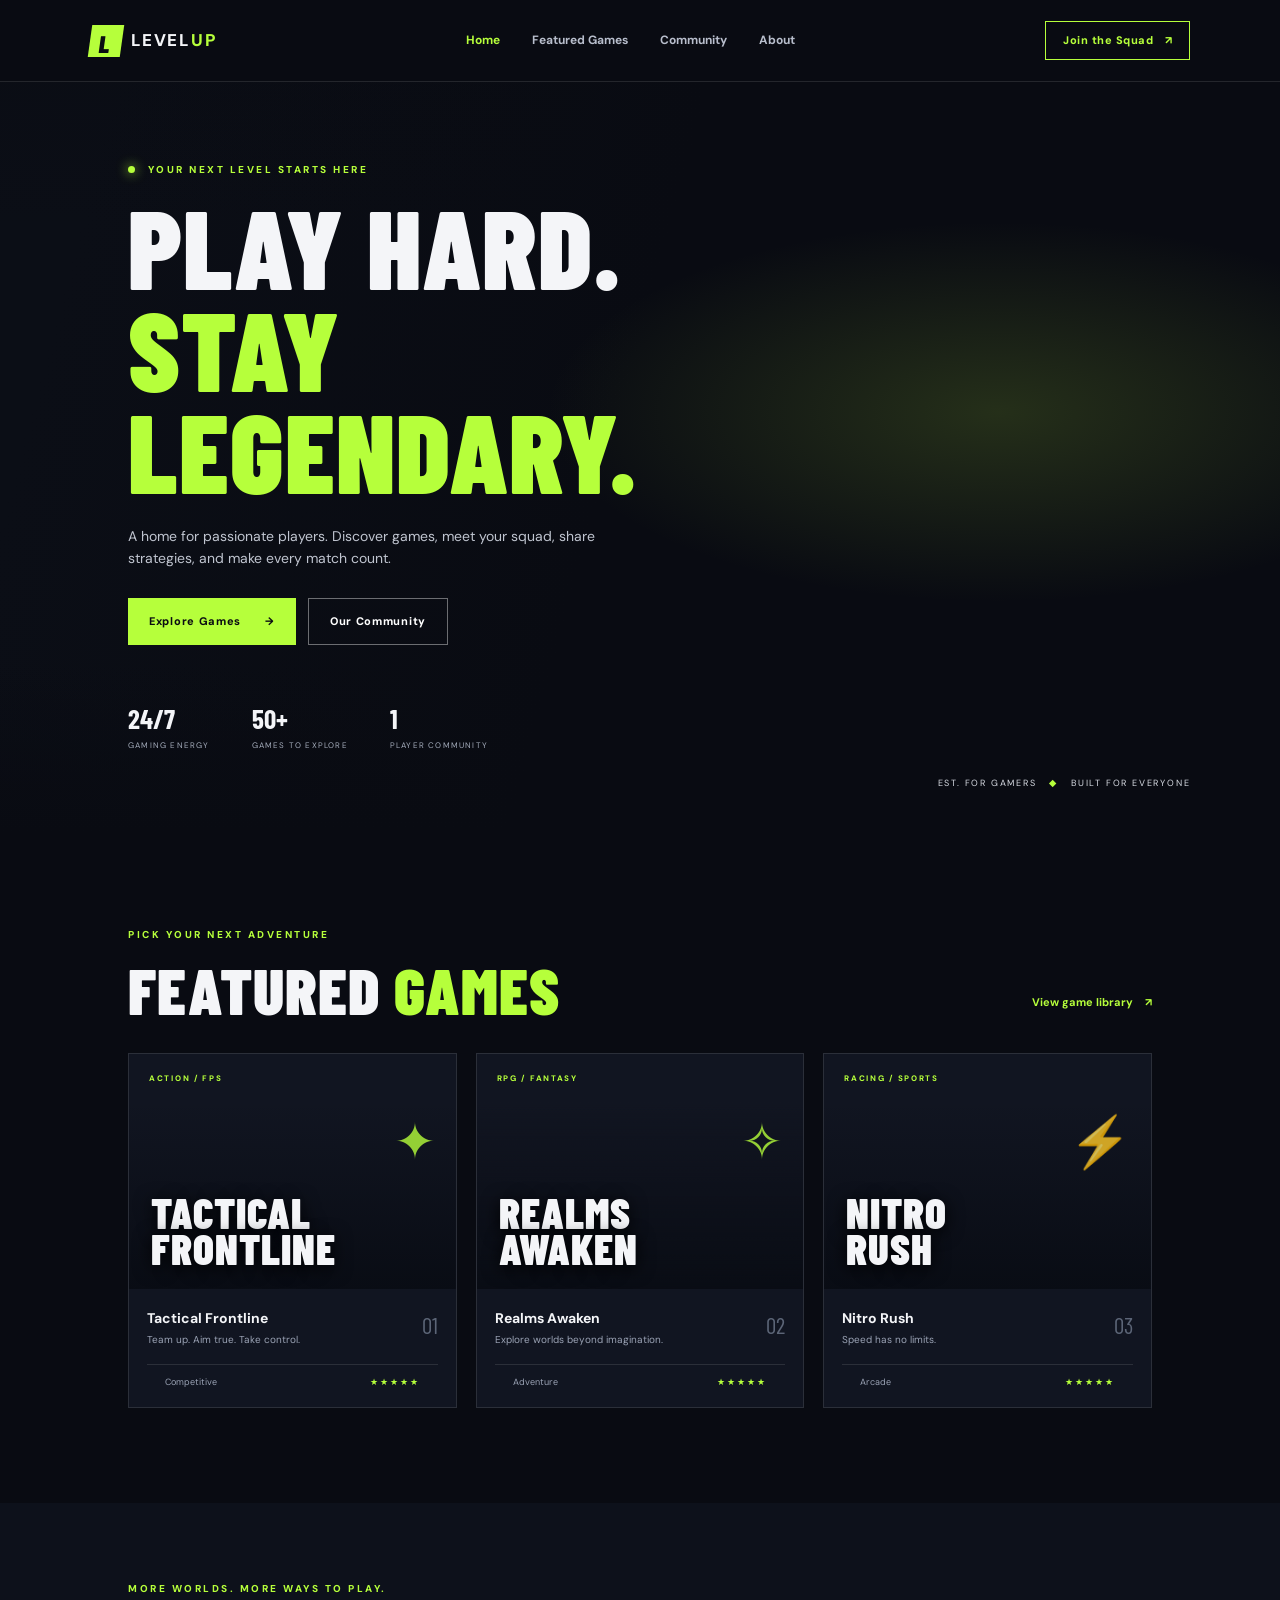
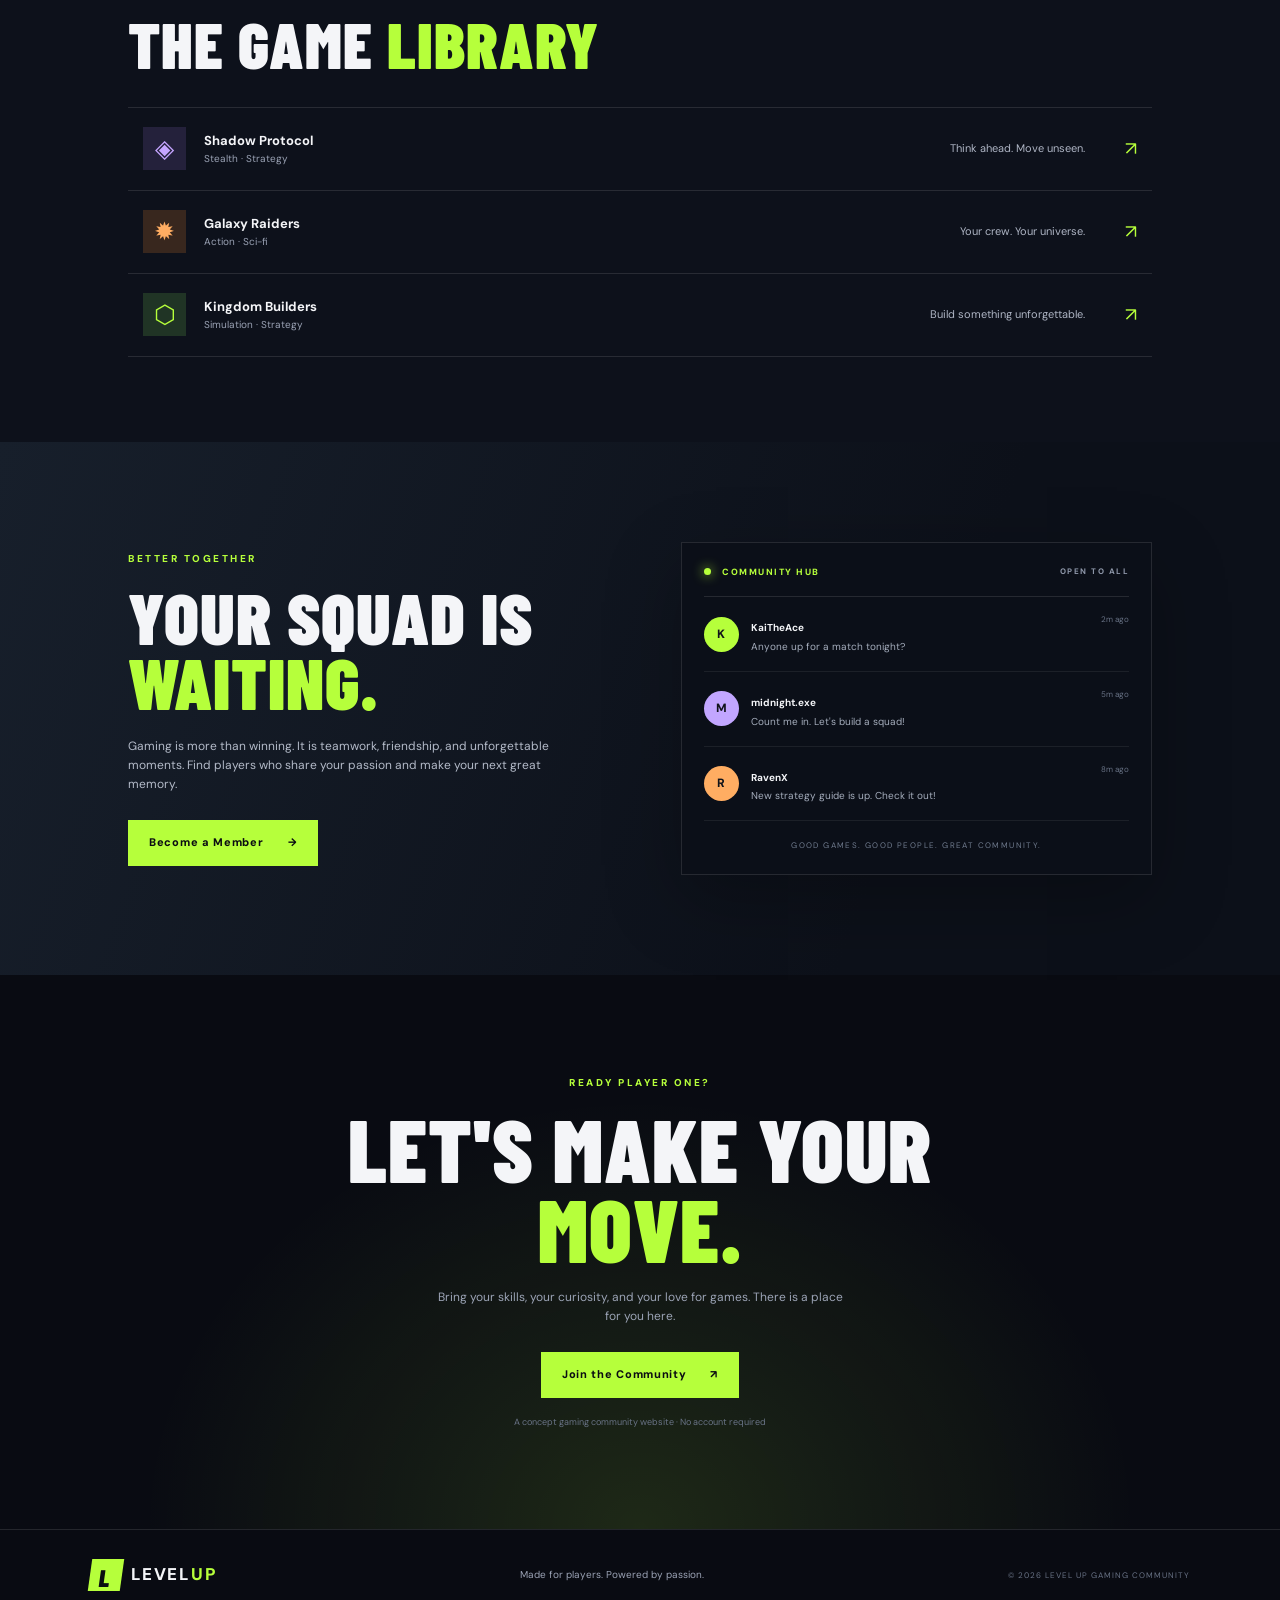
<file: index.html>
<!DOCTYPE html>
<html lang="en">
<head>
  <meta charset="UTF-8">
  <meta name="viewport" content="width=device-width, initial-scale=1.0">
  <meta name="description" content="LEVEL UP is a gaming community and game showcase for players, squads, and competitive gamers.">
  <title>LEVEL UP — Gaming Community</title>
  <link rel="stylesheet" href="css/style.css">
</head>
<body>
  <header class="site-header">
    <a class="brand" href="index.html"><span class="brand-mark">L</span> LEVEL<span>UP</span></a>
    <nav class="main-nav" aria-label="Main navigation">
      <a class="active" href="index.html">Home</a>
      <a href="#featured">Featured Games</a>
      <a href="#community">Community</a>
      <a href="#about">About</a>
    </nav>
    <a class="header-cta" href="#join">Join the Squad <span>↗</span></a>
  </header>

  <main>
    <section class="hero">
      <div class="hero-overlay"></div>
      <div class="hero-content">
        <p class="eyebrow"><span class="live-dot"></span> YOUR NEXT LEVEL STARTS HERE</p>
        <h1>PLAY HARD.<br><span>STAY LEGENDARY.</span></h1>
        <p class="hero-copy">A home for passionate players. Discover games, meet your squad, share strategies, and make every match count.</p>
        <div class="hero-actions">
          <a class="button button-primary" href="#featured">Explore Games <span>→</span></a>
          <a class="button button-ghost" href="#community">Our Community</a>
        </div>
        <div class="hero-stats">
          <div><strong>24/7</strong><small>GAMING ENERGY</small></div>
          <div><strong>50+</strong><small>GAMES TO EXPLORE</small></div>
          <div><strong>1</strong><small>PLAYER COMMUNITY</small></div>
        </div>
      </div>
      <div class="hero-tag">EST. FOR GAMERS <b>◆</b> BUILT FOR EVERYONE</div>
    </section>

    <section class="section featured-section" id="featured">
      <div class="section-heading">
        <div><p class="eyebrow">PICK YOUR NEXT ADVENTURE</p><h2>FEATURED <span>GAMES</span></h2></div>
        <a class="text-link" href="#game-library">View game library <span>↗</span></a>
      </div>
      <div class="game-grid">
        <article class="game-card game-one">
          <div class="game-art art-action"><span class="art-label">ACTION / FPS</span><span class="art-title">TACTICAL<br>FRONTLINE</span><span class="art-symbol">✦</span></div>
          <div class="game-info"><div><h3>Tactical Frontline</h3><p>Team up. Aim true. Take control.</p></div><span class="game-number">01</span></div>
          <div class="game-meta"><span>Competitive</span><span>★★★★★</span></div>
        </article>
        <article class="game-card game-two">
          <div class="game-art art-fantasy"><span class="art-label">RPG / FANTASY</span><span class="art-title">REALMS<br>AWAKEN</span><span class="art-symbol">✧</span></div>
          <div class="game-info"><div><h3>Realms Awaken</h3><p>Explore worlds beyond imagination.</p></div><span class="game-number">02</span></div>
          <div class="game-meta"><span>Adventure</span><span>★★★★★</span></div>
        </article>
        <article class="game-card game-three">
          <div class="game-art art-racing"><span class="art-label">RACING / SPORTS</span><span class="art-title">NITRO<br>RUSH</span><span class="art-symbol">⚡</span></div>
          <div class="game-info"><div><h3>Nitro Rush</h3><p>Speed has no limits.</p></div><span class="game-number">03</span></div>
          <div class="game-meta"><span>Arcade</span><span>★★★★★</span></div>
        </article>
      </div>
    </section>

    <section class="library-section section" id="game-library">
      <div class="section-heading">
        <div><p class="eyebrow">MORE WORLDS. MORE WAYS TO PLAY.</p><h2>THE GAME <span>LIBRARY</span></h2></div>
      </div>
      <div class="library-list">
        <a href="#join" class="library-item"><span class="library-icon purple">◈</span><span><b>Shadow Protocol</b><small>Stealth · Strategy</small></span><span class="library-desc">Think ahead. Move unseen.</span><span class="arrow">↗</span></a>
        <a href="#join" class="library-item"><span class="library-icon orange">✹</span><span><b>Galaxy Raiders</b><small>Action · Sci-fi</small></span><span class="library-desc">Your crew. Your universe.</span><span class="arrow">↗</span></a>
        <a href="#join" class="library-item"><span class="library-icon green">⬡</span><span><b>Kingdom Builders</b><small>Simulation · Strategy</small></span><span class="library-desc">Build something unforgettable.</span><span class="arrow">↗</span></a>
      </div>
    </section>

    <section class="community-section" id="community">
      <div class="community-inner">
        <div><p class="eyebrow">BETTER TOGETHER</p><h2>YOUR SQUAD IS<br><span>WAITING.</span></h2><p>Gaming is more than winning. It is teamwork, friendship, and unforgettable moments. Find players who share your passion and make your next great memory.</p><a class="button button-primary" href="#join">Become a Member <span>→</span></a></div>
        <div class="community-panel">
          <div class="panel-top"><span class="live-dot"></span> COMMUNITY HUB <span class="online-count">OPEN TO ALL</span></div>
          <div class="chat-line"><span class="avatar avatar-a">K</span><div><b>KaiTheAce</b><p>Anyone up for a match tonight?</p></div><small>2m ago</small></div>
          <div class="chat-line"><span class="avatar avatar-b">M</span><div><b>midnight.exe</b><p>Count me in. Let's build a squad!</p></div><small>5m ago</small></div>
          <div class="chat-line"><span class="avatar avatar-c">R</span><div><b>RavenX</b><p>New strategy guide is up. Check it out!</p></div><small>8m ago</small></div>
          <div class="panel-footer">GOOD GAMES. GOOD PEOPLE. GREAT COMMUNITY.</div>
        </div>
      </div>
    </section>

    <section class="join-section section" id="join">
      <p class="eyebrow">READY PLAYER ONE?</p>
      <h2>LET'S MAKE YOUR<br><span>MOVE.</span></h2>
      <p>Bring your skills, your curiosity, and your love for games. There is a place for you here.</p>
      <a class="button button-primary" href="mailto:hello@levelup.example?subject=Join%20LEVEL%20UP">Join the Community <span>↗</span></a>
      <small class="join-note">A concept gaming community website · No account required</small>
    </section>
  </main>

  <footer class="site-footer" id="about">
    <a class="brand" href="index.html"><span class="brand-mark">L</span> LEVEL<span>UP</span></a>
    <p>Made for players. Powered by passion.</p>
    <span>© 2026 LEVEL UP GAMING COMMUNITY</span>
  </footer>
</body>
</html>
</file>
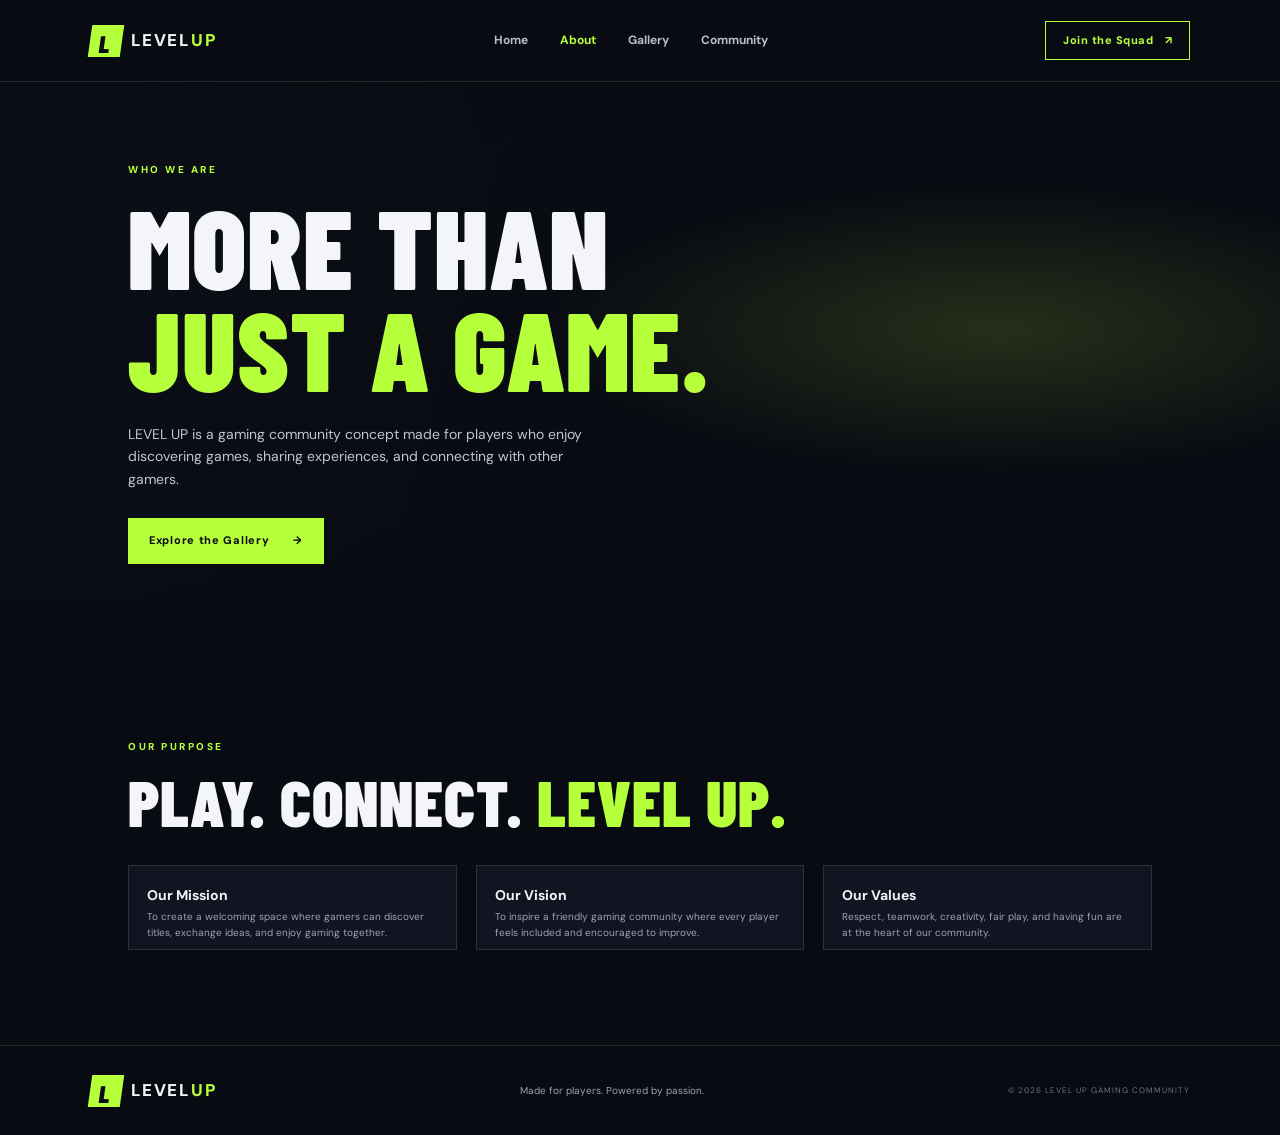
<file: about.html>
<!DOCTYPE html>
<html lang="en">
<head>
  <meta charset="UTF-8">
  <meta name="viewport" content="width=device-width, initial-scale=1.0">
  <title>About | LEVEL UP</title>
  <link rel="stylesheet" href="css/style.css">
</head>
<body>
  <header class="site-header">
    <a class="brand" href="index.html"><span class="brand-mark">L</span> LEVEL<span>UP</span></a>
    <nav class="main-nav" aria-label="Main navigation">
      <a href="index.html">Home</a><a href="about.html" class="active">About</a>
      <a href="gallery.html">Gallery</a><a href="index.html#community">Community</a>
    </nav>
    <a class="header-cta" href="index.html#join">Join the Squad <span>↗</span></a>
  </header>
  <main>
    <section class="hero" style="min-height:430px">
      <div class="hero-content">
        <p class="eyebrow">WHO WE ARE</p>
        <h1>MORE THAN<br><span>JUST A GAME.</span></h1>
        <p class="hero-copy">LEVEL UP is a gaming community concept made for players who enjoy discovering games, sharing experiences, and connecting with other gamers.</p>
        <a class="button button-primary" href="gallery.html">Explore the Gallery <span>→</span></a>
      </div>
    </section>
    <section class="section">
      <div class="section-heading"><div><p class="eyebrow">OUR PURPOSE</p><h2>PLAY. CONNECT. <span>LEVEL UP.</span></h2></div></div>
      <div class="game-grid">
        <article class="game-card"><div class="game-info"><div><h3>Our Mission</h3><p>To create a welcoming space where gamers can discover titles, exchange ideas, and enjoy gaming together.</p></div></div></article>
        <article class="game-card"><div class="game-info"><div><h3>Our Vision</h3><p>To inspire a friendly gaming community where every player feels included and encouraged to improve.</p></div></div></article>
        <article class="game-card"><div class="game-info"><div><h3>Our Values</h3><p>Respect, teamwork, creativity, fair play, and having fun are at the heart of our community.</p></div></div></article>
      </div>
    </section>
  </main>
  <footer class="site-footer" id="about"><a class="brand" href="index.html"><span class="brand-mark">L</span> LEVEL<span>UP</span></a><p>Made for players. Powered by passion.</p><span>© 2026 LEVEL UP GAMING COMMUNITY</span></footer>
</body>
</html>
</file>
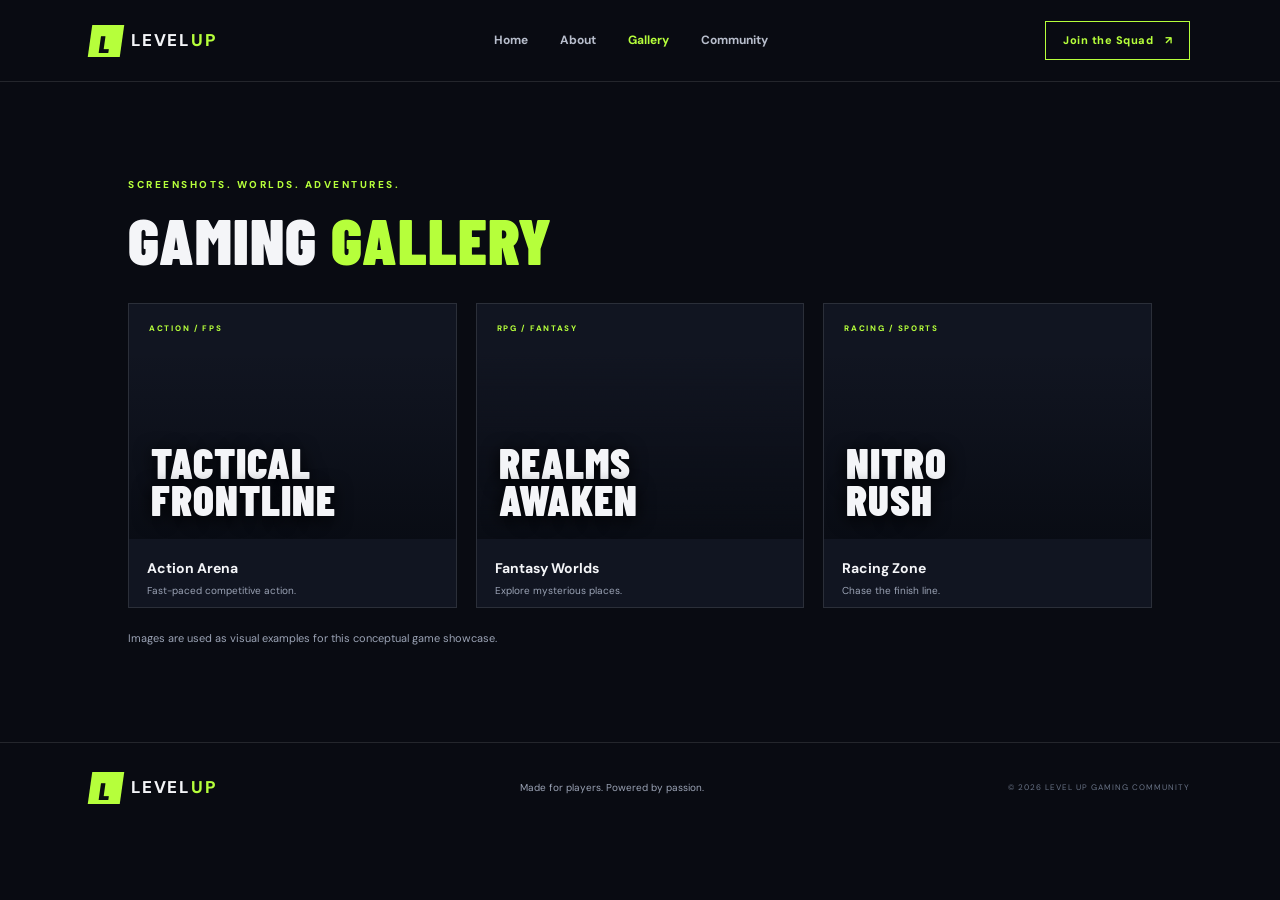
<file: gallery.html>
<!DOCTYPE html>
<html lang="en">
<head>
  <meta charset="UTF-8">
  <meta name="viewport" content="width=device-width, initial-scale=1.0">
  <title>Gallery | LEVEL UP</title>
  <link rel="stylesheet" href="css/style.css">
</head>
<body>
  <header class="site-header">
    <a class="brand" href="index.html"><span class="brand-mark">L</span> LEVEL<span>UP</span></a>
    <nav class="main-nav" aria-label="Main navigation">
      <a href="index.html">Home</a><a href="about.html">About</a>
      <a href="gallery.html" class="active">Gallery</a><a href="index.html#community">Community</a>
    </nav>
    <a class="header-cta" href="index.html#join">Join the Squad <span>↗</span></a>
  </header>
  <main>
    <section class="section">
      <div class="section-heading"><div><p class="eyebrow">SCREENSHOTS. WORLDS. ADVENTURES.</p><h2>GAMING <span>GALLERY</span></h2></div></div>
      <div class="game-grid">
        <article class="game-card"><div class="game-art art-action"><span class="art-label">ACTION / FPS</span><span class="art-title">TACTICAL<br>FRONTLINE</span></div><div class="game-info"><div><h3>Action Arena</h3><p>Fast-paced competitive action.</p></div></div></article>
        <article class="game-card"><div class="game-art art-fantasy"><span class="art-label">RPG / FANTASY</span><span class="art-title">REALMS<br>AWAKEN</span></div><div class="game-info"><div><h3>Fantasy Worlds</h3><p>Explore mysterious places.</p></div></div></article>
        <article class="game-card"><div class="game-art art-racing"><span class="art-label">RACING / SPORTS</span><span class="art-title">NITRO<br>RUSH</span></div><div class="game-info"><div><h3>Racing Zone</h3><p>Chase the finish line.</p></div></div></article>
      </div>
      <p style="color:#9ba3b5;font-size:11px;margin-top:22px">Images are used as visual examples for this conceptual game showcase.</p>
    </section>
  </main>
  <footer class="site-footer"><a class="brand" href="index.html"><span class="brand-mark">L</span> LEVEL<span>UP</span></a><p>Made for players. Powered by passion.</p><span>© 2026 LEVEL UP GAMING COMMUNITY</span></footer>
</body>
</html>
</file>
<file: css/style.css>
@import url('https://fonts.googleapis.com/css2?family=Barlow+Condensed:wght@500;600;700;800;900&family=DM+Sans:wght@400;500;600;700;800&display=swap');

:root {
  --bg: #090b12;
  --panel: #111521;
  --panel-light: #171d2b;
  --text: #f4f5f8;
  --muted: #9ba3b5;
  --accent: #b6ff3b;
  --line: rgba(255,255,255,.11);
}
* { box-sizing: border-box; margin: 0; padding: 0; }
html { scroll-behavior: smooth; }
body { background: var(--bg); color: var(--text); font-family: 'DM Sans', Arial, sans-serif; line-height: 1.6; }
a { color: inherit; text-decoration: none; }
.site-header { height: 82px; padding: 0 7%; display: flex; align-items: center; justify-content: space-between; background: #090b12; border-bottom: 1px solid var(--line); position: relative; z-index: 2; }
.brand { display: inline-flex; align-items: center; gap: 9px; font-weight: 800; letter-spacing: 1.5px; font-size: 17px; }
.brand > span:last-child { color: var(--accent); margin-left: -8px; }
.brand-mark { display: grid; place-items: center; width: 32px; height: 32px; background: var(--accent); color: #0a0d11; font-family: 'Barlow Condensed', sans-serif; font-size: 24px; font-weight: 900; transform: skew(-8deg); }
.main-nav { display: flex; gap: 32px; color: #b8becc; font-size: 12px; font-weight: 700; }
.main-nav a { transition: color .2s; }
.main-nav a:hover, .main-nav .active { color: var(--accent); }
.header-cta { border: 1px solid var(--accent); padding: 10px 17px; color: var(--accent); font-size: 11px; font-weight: 800; letter-spacing: .5px; transition: .2s; }
.header-cta:hover { background: var(--accent); color: #0a0d11; }
.header-cta span { margin-left: 8px; }
.hero { min-height: 650px; position: relative; display: flex; align-items: center; padding: 80px 10%; overflow: hidden; background: radial-gradient(ellipse at 78% 44%, rgba(120,155,47,.25), transparent 32%), linear-gradient(105deg,#0b0e16 8%,rgba(9,11,18,.88) 48%,rgba(9,11,18,.38)), url('https://images.unsplash.com/photo-1542751371-adc38448a05e?auto=format&fit=crop&w=1800&q=85') center/cover; }
.hero::after { content: ''; position: absolute; inset: 0; background: linear-gradient(0deg,var(--bg),transparent 23%,transparent 80%,rgba(9,11,18,.3)); pointer-events: none; }
.hero-content { max-width: 670px; position: relative; z-index: 1; }
.eyebrow { color: var(--accent); font-size: 10px; font-weight: 800; letter-spacing: 2.5px; margin-bottom: 17px; }
.live-dot { display: inline-block; width: 7px; height: 7px; border-radius: 50%; background: var(--accent); box-shadow: 0 0 12px var(--accent); margin-right: 8px; }
h1, h2, .art-title { font-family: 'Barlow Condensed', Impact, sans-serif; font-weight: 900; line-height: .91; letter-spacing: 1px; }
h1 { font-size: clamp(65px, 9vw, 112px); }
h1 span, h2 span { color: var(--accent); }
.hero-copy { color: #c0c5d0; max-width: 480px; font-size: 14px; margin: 24px 0 28px; }
.hero-actions { display: flex; gap: 12px; flex-wrap: wrap; }
.button { display: inline-flex; align-items: center; gap: 24px; padding: 14px 21px; font-size: 11px; font-weight: 800; letter-spacing: .7px; transition: .2s; }
.button-primary { background: var(--accent); color: #0b0d12; }
.button-primary:hover { background: #d0ff80; transform: translateY(-2px); }
.button-ghost { border: 1px solid rgba(255,255,255,.4); color: white; }
.button-ghost:hover { border-color: var(--accent); color: var(--accent); }
.hero-stats { display: flex; gap: 42px; margin-top: 60px; }
.hero-stats div { display: flex; flex-direction: column; }
.hero-stats strong { font-family: 'Barlow Condensed', sans-serif; font-size: 27px; line-height: 1; }
.hero-stats small { color: #a5adbc; font-size: 8px; letter-spacing: 1.2px; margin-top: 7px; }
.hero-tag { position: absolute; right: 7%; bottom: 42px; z-index: 1; color: #d7dbe3; font-size: 9px; letter-spacing: 1.8px; }
.hero-tag b { color: var(--accent); padding: 0 9px; }
.section { padding: 95px 10%; }
.featured-section { background: var(--bg); }
.section-heading { display: flex; justify-content: space-between; align-items: end; margin-bottom: 34px; gap: 20px; }
h2 { font-size: clamp(43px, 6vw, 65px); }
.text-link { color: var(--accent); font-size: 11px; font-weight: 700; padding-bottom: 7px; }
.text-link span { margin-left: 9px; }
.game-grid { display: grid; grid-template-columns: repeat(3,1fr); gap: 19px; }
.game-card { background: var(--panel); border: 1px solid var(--line); transition: transform .25s,border-color .25s; }
.game-card:hover { transform: translateY(-6px); border-color: rgba(182,255,59,.6); }
.game-art { height: 235px; position: relative; overflow: hidden; display: flex; flex-direction: column; justify-content: end; padding: 22px; isolation: isolate; }
.game-art::before { content: ''; position: absolute; inset: 0; z-index: -1; background-size: cover; background-position: center; transition: transform .5s; }
.game-card:hover .game-art::before { transform: scale(1.06); }
.art-action::before { background-image: linear-gradient(0deg,rgba(7,10,17,.8),transparent 80%),url('https://images.unsplash.com/photo-1593305841991-05c297ba4575?auto=format&fit=crop&w=900&q=80'); }
.art-fantasy::before { background-image: linear-gradient(0deg,rgba(7,10,17,.8),transparent 80%),url('https://images.unsplash.com/photo-1518709268805-4e9042af9f23?auto=format&fit=crop&w=900&q=80'); }
.art-racing::before { background-image: linear-gradient(0deg,rgba(7,10,17,.8),transparent 80%),url('https://images.unsplash.com/photo-1492144534655-ae79c964c9d7?auto=format&fit=crop&w=900&q=80'); }
.art-label { position: absolute; top: 18px; left: 20px; font-size: 8px; letter-spacing: 1.7px; color: var(--accent); font-weight: 800; }
.art-title { font-size: 43px; line-height: .85; text-shadow: 0 3px 18px #000; }
.art-symbol { position: absolute; right: 20px; top: 48px; color: var(--accent); font-size: 50px; opacity: .8; }
.game-info { display: flex; justify-content: space-between; padding: 18px 18px 8px; }
.game-info h3 { font-size: 14px; }
.game-info p { font-size: 10px; color: var(--muted); margin-top: 3px; }
.game-number { color: #5c6577; font-family: 'Barlow Condensed',sans-serif; font-size: 23px; }
.game-meta { display: flex; justify-content: space-between; padding: 10px 18px 17px; color: var(--muted); font-size: 9px; border-top: 1px solid var(--line); margin: 8px 18px 0; }
.game-meta span:last-child { color: var(--accent); letter-spacing: 2px; }
.library-section { background: #0d111b; padding-top: 78px; padding-bottom: 85px; }
.library-list { border-top: 1px solid var(--line); }
.library-item { min-height: 83px; display: flex; align-items: center; gap: 18px; border-bottom: 1px solid var(--line); transition: background .2s; padding: 12px 15px; }
.library-item:hover { background: rgba(255,255,255,.035); }
.library-icon { width: 43px; height: 43px; display: grid; place-items: center; font-size: 25px; background: #24213b; }
.library-icon.orange { background: #38271e; color: #ffad62; }
.library-icon.green { background: #203425; color: var(--accent); }
.library-icon.purple { color: #c5a5ff; }
.library-item b, .library-item small { display: block; }
.library-item b { font-size: 13px; }
.library-item small { font-size: 10px; color: var(--muted); }
.library-desc { color: #aeb5c4; font-size: 11px; margin-left: auto; margin-right: 22px; }
.arrow { color: var(--accent); font-size: 19px; }
.community-section { padding: 100px 10%; background: linear-gradient(110deg,#171f2b,#0c1019 70%); }
.community-inner { display: grid; grid-template-columns: 1fr 1fr; align-items: center; gap: 8%; max-width: 1100px; margin: auto; }
.community-inner h2 { font-size: clamp(50px,6vw,72px); }
.community-inner > div:first-child > p:not(.eyebrow) { color: #b3bac8; font-size: 12px; max-width: 430px; margin: 22px 0 26px; }
.community-panel { background: #0b0f18; border: 1px solid var(--line); padding: 22px; box-shadow: 0 25px 70px rgba(0,0,0,.25); }
.panel-top { color: var(--accent); font-size: 9px; font-weight: 800; letter-spacing: 1.5px; padding-bottom: 17px; border-bottom: 1px solid var(--line); }
.online-count { float: right; color: #8e97a9; font-size: 8px; }
.chat-line { display: flex; align-items: center; gap: 12px; padding: 16px 0; border-bottom: 1px solid rgba(255,255,255,.07); }
.avatar { width: 35px; height: 35px; border-radius: 50%; display: grid; place-items: center; font-size: 12px; font-weight: 800; color: #10131a; }
.avatar-a { background: #b6ff3b; }.avatar-b { background: #c2a6ff; }.avatar-c { background: #ffad62; }
.chat-line b { font-size: 10px; }.chat-line p { font-size: 10px; color: #a5adbc; }
.chat-line small { margin-left: auto; color: #697386; font-size: 8px; align-self: start; }
.panel-footer { color: #707b8e; font-size: 8px; letter-spacing: 1.4px; text-align: center; padding-top: 18px; }
.join-section { text-align: center; background: radial-gradient(ellipse at 50% 100%,rgba(182,255,59,.12),transparent 55%),#090b12; padding-top: 100px; padding-bottom: 100px; }
.join-section h2 { font-size: clamp(58px,8vw,88px); }
.join-section > p:not(.eyebrow) { color: var(--muted); font-size: 12px; max-width: 420px; margin: 20px auto 26px; }
.join-note { display: block; margin-top: 17px; color: #697386; font-size: 9px; }
.site-footer { border-top: 1px solid var(--line); min-height: 90px; padding: 22px 7%; display: flex; align-items: center; justify-content: space-between; gap: 20px; }
.site-footer p { color: var(--muted); font-size: 10px; }
.site-footer > span { color: #697386; font-size: 8px; letter-spacing: 1px; }

@media (max-width: 850px) {
  .site-header { padding: 0 5%; }
  .main-nav { gap: 15px; }
  .header-cta { display: none; }
  .hero { padding-left: 7%; }
  .section, .community-section { padding-left: 7%; padding-right: 7%; }
  .game-art { height: 190px; }
  .art-title { font-size: 34px; }
  .community-inner { gap: 35px; }
}
@media (max-width: 620px) {
  .site-header { height: auto; min-height: 75px; flex-wrap: wrap; padding: 16px 5%; gap: 15px; }
  .main-nav { order: 3; width: 100%; overflow-x: auto; padding-bottom: 3px; gap: 22px; font-size: 10px; }
  .hero { min-height: 610px; padding: 75px 7%; background-position: 60% center; }
  h1 { font-size: 67px; }
  .hero-copy { font-size: 12px; }
  .hero-stats { gap: 22px; margin-top: 45px; }
  .hero-stats strong { font-size: 23px; }
  .hero-stats small { font-size: 7px; }
  .hero-tag { display: none; }
  .section, .community-section { padding: 70px 6%; }
  .section-heading { align-items: start; flex-direction: column; }
  .game-grid { grid-template-columns: 1fr; }
  .game-art { height: 230px; }
  .library-item { gap: 12px; }
  .library-desc { display: none; }
  .community-inner { grid-template-columns: 1fr; }
  .community-panel { margin-top: 10px; }
  .site-footer { flex-direction: column; text-align: center; padding: 28px 5%; }
}
</file>
